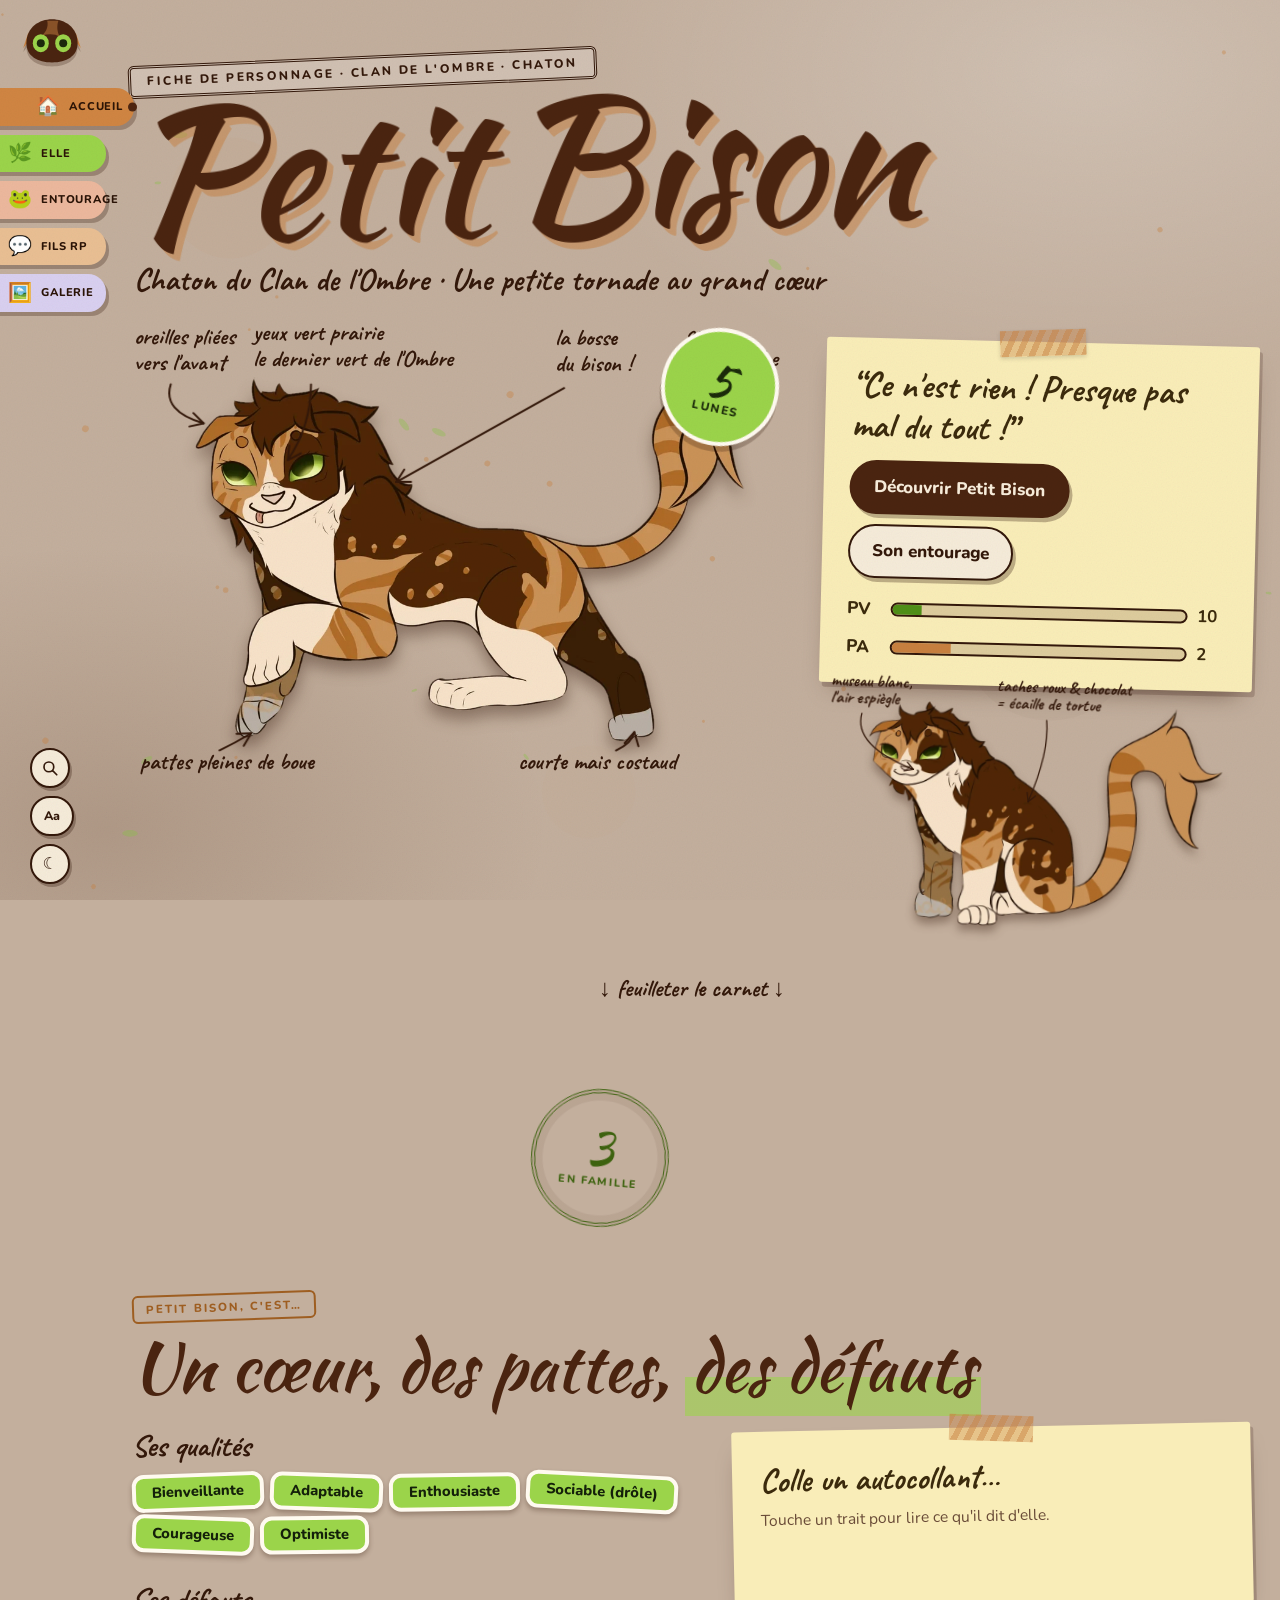
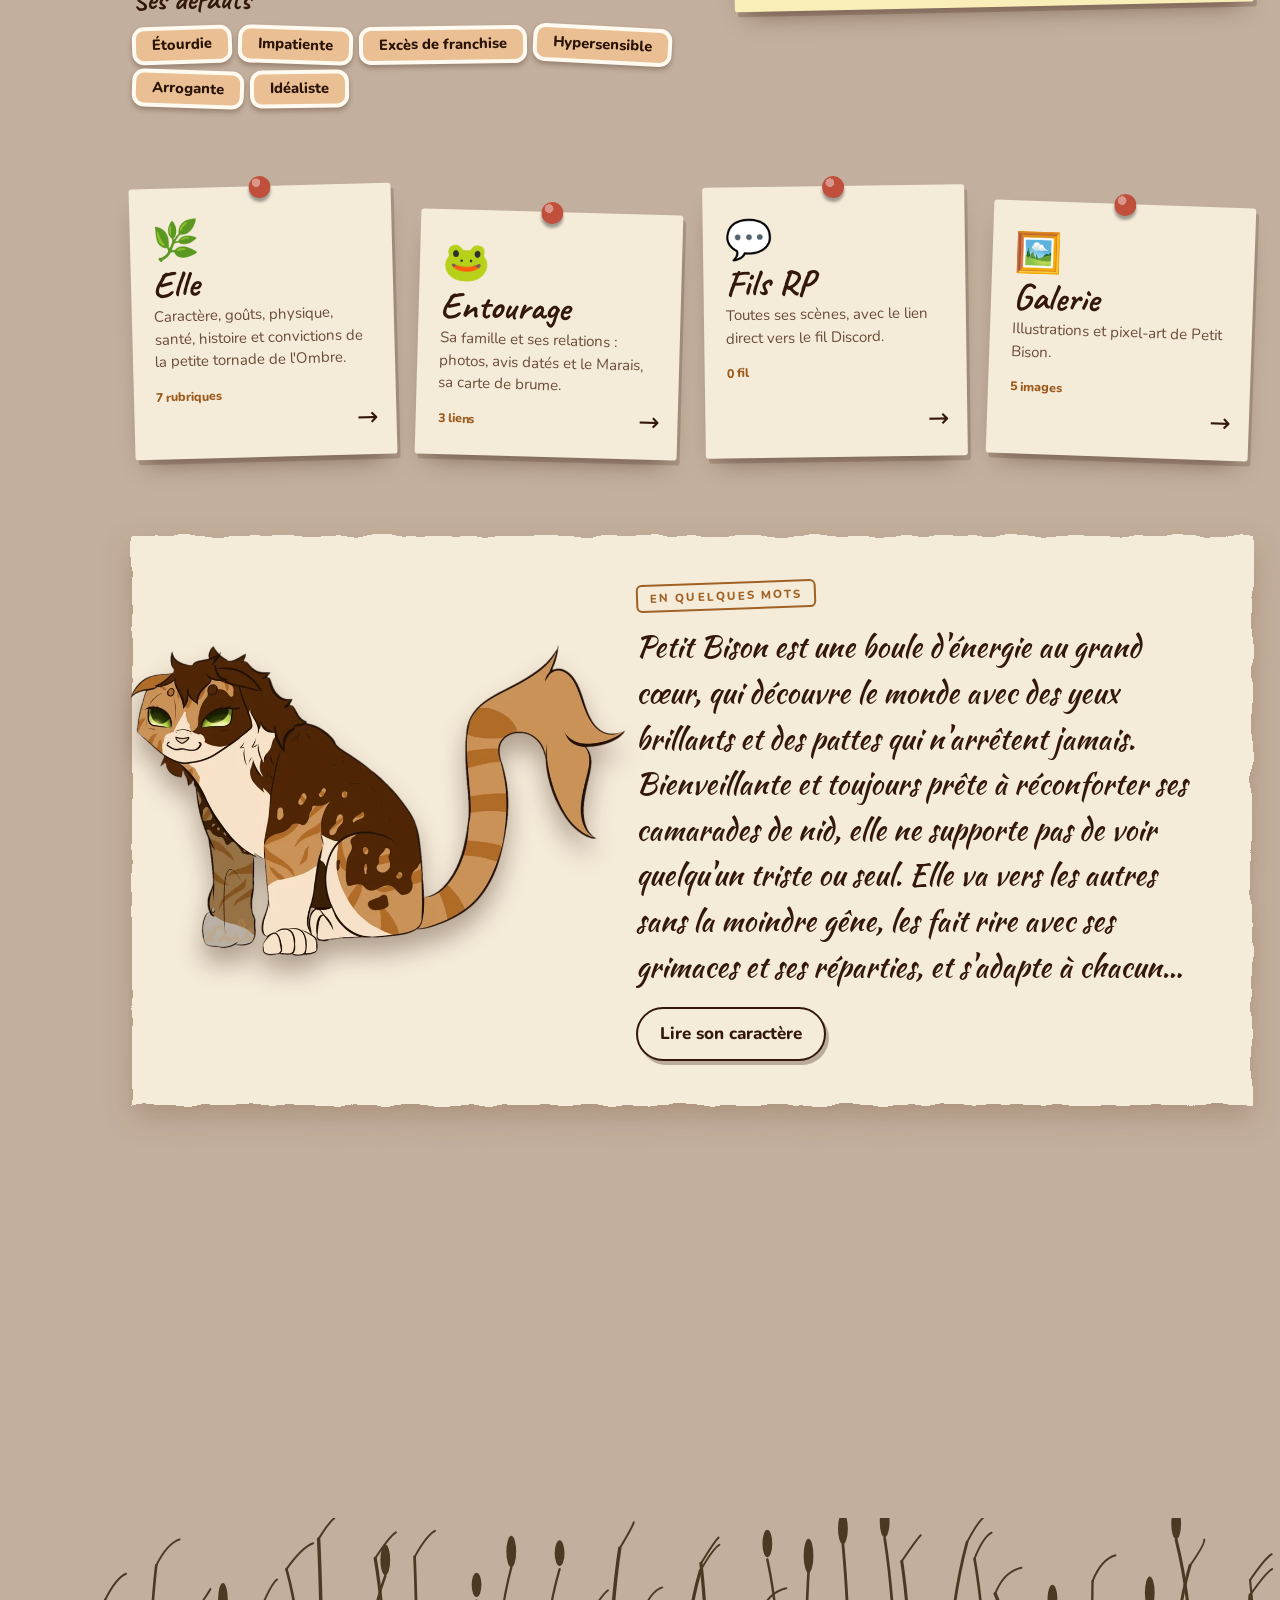
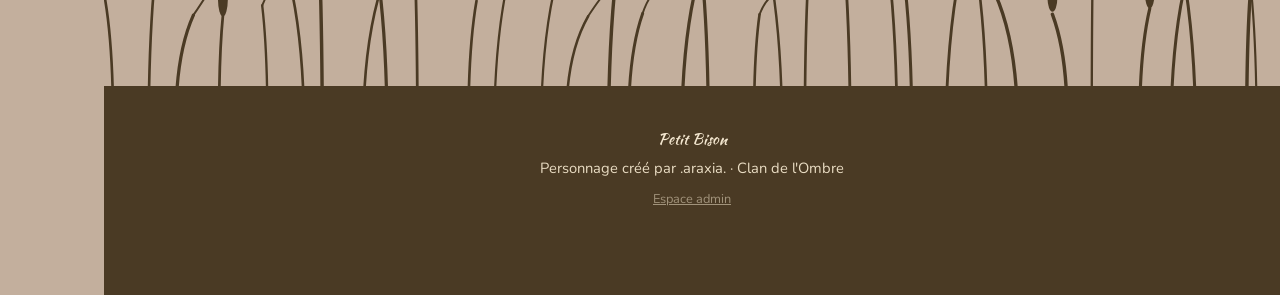
<file: index.html>
<!doctype html>
<html lang="fr">
<head>
  <meta charset="utf-8">
  <meta name="viewport" content="width=device-width, initial-scale=1, viewport-fit=cover">
  <title>Petit Bison — Chaton du Clan de l'Ombre</title>
  <meta name="description" content="Petit Bison, chaton du Clan de l'Ombre : fiche, famille, relations, carnet de santé, histoire, fils RP et galerie.">
  <meta name="theme-color" content="#c3af9d">
  <meta property="og:type" content="website">
  <meta property="og:title" content="Petit Bison — Chaton du Clan de l'Ombre">
  <meta property="og:description" content="Une petite tornade au grand cœur, aux yeux vert prairie.">
  <meta property="og:locale" content="fr_FR">
  <link rel="icon" href="assets/sprite-regard.png" type="image/png">
  <link rel="preload" href="assets/fonts/kaushan.woff2" as="font" type="font/woff2" crossorigin>
  <link rel="preload" href="assets/fonts/caveat.woff2" as="font" type="font/woff2" crossorigin>
  <link rel="preload" href="assets/fonts/nunito.woff2" as="font" type="font/woff2" crossorigin>
  <link rel="preload" as="image" href="assets/bison-saute.webp" fetchpriority="high">
  <link rel="stylesheet" href="css/site.css?v=mw1a0wy9">
  <script>try{var t=localStorage.getItem("pb-theme");if(t)document.documentElement.dataset.theme=t}catch(e){}</script>
</head>
<body>
  <svg width="0" height="0" style="position:absolute" aria-hidden="true" focusable="false">
    <filter id="rough" x="-2%" y="-2%" width="104%" height="104%"><feTurbulence type="fractalNoise" baseFrequency=".03" numOctaves="2" seed="4" result="n"/><feDisplacementMap in="SourceGraphic" in2="n" scale="9" xChannelSelector="R" yChannelSelector="G"/></filter>
  </svg>
  <a class="skip" href="#app">Aller au contenu</a>
  <div class="progress" id="progress" aria-hidden="true"></div>
  <div class="desk" aria-hidden="true"></div>
  <div class="fog" aria-hidden="true"></div><div class="fog b" aria-hidden="true"></div>
  <canvas id="fx" aria-hidden="true"></canvas>
  <div class="glow" aria-hidden="true"></div>

  <header class="nav" id="nav">
    <a class="brand" href="#/" aria-label="Petit Bison, accueil">
      <svg class="brand-mark" viewBox="0 0 40 32" aria-hidden="true">
        <path d="M5 12 2 21l9-11zM35 12l3 9-9-11z" fill="var(--orange)"/>
        <path d="M4 18C4 8 12 3 20 3s16 5 16 15c0 8-7 12-16 12S4 26 4 18z" fill="var(--logo)"/>
        <path d="M17 4c1 4-1 7-3 9 4-1 8-1 11 1-2-3-2-7-1-10z" fill="var(--orange)" opacity=".5"/>
        <ellipse cx="13" cy="18" rx="5" ry="5.6" fill="var(--eye-l)"/><ellipse cx="27" cy="18" rx="5" ry="5.6" fill="var(--eye-l)"/>
        <circle class="pup" cx="13" cy="18" r="2.5"/><circle class="pup" cx="27" cy="18" r="2.5"/>
      </svg>
      <span class="brand-name">Petit Bison</span>
    </a>
    <nav id="menu" aria-label="Navigation principale"></nav>
    <div class="tools">
      <button class="icon-btn" id="search-btn" aria-label="Rechercher (touche /)" title="Rechercher ( / )"><svg viewBox="0 0 24 24" width="18" height="18" aria-hidden="true"><circle cx="10.500" cy="10.500" r="6.500" fill="none" stroke="currentColor" stroke-width="2.200"/><path d="M15.500 15.500 21 21" stroke="currentColor" stroke-width="2.200" stroke-linecap="round"/></svg></button>
      <button class="icon-btn txt" id="fontsize" aria-label="Changer la taille du texte" title="Taille du texte">Aa</button>
      <button class="icon-btn" id="theme" aria-label="Changer d'ambiance (jour / brume)" title="Jour / Brume">☾</button>
      <button class="icon-btn burger" id="burger" aria-label="Menu" aria-expanded="false" aria-controls="volet">☰</button>
    </div>
  </header>
  <div class="volet" id="volet"><nav id="volet-nav" aria-label="Toutes les pages"></nav></div>

  <main id="app" aria-live="polite"><p class="loading">Petit Bison arrive… (en trébuchant)</p></main>

  <footer>
    <svg class="reeds" id="reeds" viewBox="0 0 1200 170" preserveAspectRatio="none" aria-hidden="true"></svg>
    <div class="foot-in">
      <p class="foot-title">Petit Bison</p>
      <p><span id="foot-text">Personnage créé par</span> <span id="credits">.araxia.</span> · Clan de l'Ombre</p>
      <p><a href="admin.html" class="admin-link">Espace admin</a></p>
    </div>
  </footer>

  <button class="up" id="up" aria-label="Remonter en haut de la page">↑</button>
  <div id="mascot" class="mascot" hidden aria-hidden="true"><img alt="" width="111" height="108"></div>

  <div id="lightbox" class="lightbox" hidden role="dialog" aria-modal="true" aria-label="Image agrandie">
    <button class="lb-close" aria-label="Fermer">✕</button>
    <button class="lb-nav prev" aria-label="Précédente">‹</button>
    <figure><img alt=""><figcaption></figcaption></figure>
    <button class="lb-nav next" aria-label="Suivante">›</button>
  </div>

  <dialog id="search" aria-label="Rechercher dans le site">
    <input type="search" id="search-q" placeholder="Une page, un trait, un chat, un fil…" autocomplete="off" aria-label="Rechercher">
    <ul id="search-list" role="listbox"></ul>
    <p class="search-help"><kbd>↑</kbd> <kbd>↓</kbd> choisir · <kbd>Entrée</kbd> ouvrir · <kbd>Échap</kbd> fermer</p>
  </dialog>

  <script src="js/outils.js?v=mw1a0wy9"></script>
  <script src="js/config.js?v=mw1a0wy9"></script>
  <script src="js/content.js?v=mw1a0wy9"></script>
  <script src="js/ambiance.js?v=mw1a0wy9" defer></script>
  <script src="js/liens.js?v=mw1a0wy9" defer></script>
  <script src="js/recits.js?v=mw1a0wy9" defer></script>
  <script src="js/marais.js?v=mw1a0wy9" defer></script>
  <script src="js/site.js?v=mw1a0wy9" defer></script>
</body>
</html>
</file>
<file: css/site.css>
@font-face { font-family: "Kaushan Script"; src: url("../assets/fonts/kaushan.woff2") format("woff2"); font-weight: 400; font-display: swap; }
@font-face { font-family: "Nunito"; src: url("../assets/fonts/nunito.woff2") format("woff2"); font-weight: 200 1000; font-display: swap; }
@font-face { font-family: "Caveat"; src: url("../assets/fonts/caveat.woff2") format("woff2"); font-weight: 400 700; font-display: swap; }

/* ==========================================================================
   Petit Bison — un carnet de chaton posé sur un bureau couleur « fiche d'apparence »
   (taupe), feuilles de papier, post-its, polaroïds, annotations à la main.
   ========================================================================== */
:root {
  --desk: #c3af9d; --bg: #c3af9d; --paper: #f5ebd9; --paper2: #ecdcc2; --sand: #e9d3b0; --peach: #e9bf93; --taupe: #b7a28f;
  --orange: #c8803f; --orange-d: #9c5a1b; --choc: #4a2410; --logo: #4a2410; --ink: #33180a; --soft: #6a4c38;
  --eye: #4f8f17; --eye-l: #9bd44a; --on-primary: #f8eddb; --primary: #4a2410; --line: rgba(74, 36, 16, .16);
  --card: rgba(255, 255, 255, .38); --card-b: rgba(74, 36, 16, .2); --reed: #4a3a24; --pola: #fffaf0; --postit: #f9edb8;
  --shadow: 0 14px 26px -14px rgba(51, 24, 10, .6); --radius: 8px; --bounce: cubic-bezier(.34, 1.56, .64, 1); --ease: cubic-bezier(.2, .8, .2, 1);
  --stripes: repeating-linear-gradient(115deg, var(--orange) 0 7px, transparent 7px 17px);
  --hand: "Caveat", "Segoe Print", cursive; --script: "Kaushan Script", "Brush Script MT", cursive;
  --rail: 104px; --px: 0; --py: 0; color-scheme: light;
}
:root[data-theme="night"] {
  --desk: #17120d; --bg: #17120d; --paper: #2a2219; --paper2: #352b1f; --sand: #3f3322; --peach: #6a4326; --taupe: #5b5040;
  --orange: #e8a05a; --orange-d: #f0b273; --choc: #f3e6cf; --logo: #e6c79c; --ink: #f3e6cf; --soft: #bba98f;
  --eye: #a5e04e; --eye-l: #c7f080; --on-primary: #17140b; --primary: #a5e04e; --line: rgba(243, 230, 207, .16);
  --card: rgba(255, 255, 255, .05); --card-b: rgba(232, 160, 90, .28); --reed: #0a0a06; --pola: #332a1e; --postit: #4a3f22;
  --shadow: 0 16px 30px -14px rgba(0, 0, 0, .9); color-scheme: dark;
}
* { box-sizing: border-box; }
html { scroll-behavior: smooth; scroll-padding-top: 90px; -webkit-text-size-adjust: 100%; }
body { margin: 0; color: var(--ink); background: var(--desk); overflow-x: hidden; font: calc(17px * var(--fs, 1))/1.75 "Nunito", system-ui, sans-serif; transition: background .6s, color .6s; }
body.noscroll, body.menu-open { overflow: hidden; }
h1, h2, h3, .brand-name, blockquote, .big-quote, .foot-title { font-family: var(--script); font-weight: 400; }
a { color: inherit; } img { max-width: 100%; height: auto; } [hidden] { display: none !important; }
button { font: inherit; color: inherit; }
.wrap { width: min(1120px, 100% - 40px); margin-inline: auto; }
::selection { background: var(--eye-l); color: #1c1109; }
.skip { position: absolute; left: -999px; top: 8px; z-index: 300; background: var(--primary); color: var(--on-primary); padding: 8px 14px; border-radius: 99px; }
.skip:focus { left: 12px; }
:focus-visible { outline: 3px solid var(--eye); outline-offset: 3px; border-radius: 6px; }
.murmure { font-size: .88em; opacity: .75; font-style: italic; }
mark { background: linear-gradient(transparent 55%, rgba(155, 212, 74, .6) 55%); color: inherit; padding: 0 2px; }
.center { text-align: center; }
.progress { position: fixed; inset: 0 0 auto; height: 4px; z-index: 120; background: repeating-linear-gradient(115deg, var(--orange) 0 10px, var(--choc) 10px 20px); transform: scaleX(0); transform-origin: left; }

/* ---------- le bureau ---------- */
.desk { position: fixed; inset: 0; z-index: -3; background:
  radial-gradient(ellipse 60% 50% at 85% 8%, rgba(255, 255, 255, .22), transparent 70%),
  radial-gradient(ellipse 50% 45% at 8% 92%, rgba(74, 36, 16, .16), transparent 70%), var(--desk); transition: background .6s; }
.desk::before { content: ""; position: absolute; inset: 0; opacity: .22; background-image:
  radial-gradient(circle at 18% 22%, rgba(200, 128, 63, .18) 0 60px, transparent 61px), radial-gradient(circle at 82% 70%, rgba(74, 36, 16, .13) 0 90px, transparent 91px), radial-gradient(circle at 46% 88%, rgba(200, 128, 63, .12) 0 46px, transparent 47px); }
:root[data-theme="night"] .desk { background: radial-gradient(ellipse 70% 50% at 70% 0, rgba(120, 160, 80, .16), transparent 70%), radial-gradient(ellipse 60% 40% at 10% 100%, rgba(200, 128, 63, .1), transparent 70%), var(--desk); }
:root[data-theme="night"] .desk::before { opacity: .25; }
.fog { position: fixed; left: -20%; right: -20%; bottom: 0; height: 46vh; z-index: -2; pointer-events: none; opacity: 0; transition: opacity .8s; background: radial-gradient(ellipse 40% 50% at 20% 70%, rgba(170, 190, 150, .22), transparent 70%), radial-gradient(ellipse 36% 46% at 62% 80%, rgba(170, 190, 150, .18), transparent 70%), radial-gradient(ellipse 30% 40% at 92% 60%, rgba(170, 190, 150, .16), transparent 70%); animation: fog 38s ease-in-out infinite alternate; }
.fog.b { height: 30vh; animation-duration: 55s; animation-direction: alternate-reverse; opacity: 0; }
:root[data-theme="night"] .fog { opacity: 1; } :root[data-theme="night"] .fog.b { opacity: .8; }
@keyframes fog { to { transform: translateX(9%); } }
#fx { position: fixed; inset: 0; z-index: -1; pointer-events: none; }
.glow { position: fixed; top: 0; left: 0; width: 460px; height: 460px; z-index: -1; pointer-events: none; border-radius: 50%; background: radial-gradient(circle, rgba(155, 212, 74, .2), transparent 65%); opacity: 0; transition: transform .35s var(--ease), opacity .6s; }
:root[data-theme="night"] .glow { opacity: 1; }
body::before { content: ""; position: fixed; inset: 0; z-index: 100; pointer-events: none; opacity: .07; mix-blend-mode: multiply; background-image: url("data:image/svg+xml;utf8,<svg xmlns='http://www.w3.org/2000/svg' width='180' height='180'><filter id='n'><feTurbulence type='fractalNoise' baseFrequency='.8' numOctaves='3'/></filter><rect width='100%' height='100%' filter='url(%23n)'/></svg>"); }
:root[data-theme="night"] body::before { mix-blend-mode: screen; opacity: .05; }

/* ---------- marque-pages (navigation) ---------- */
.nav { position: fixed; z-index: 90; left: 0; top: 0; bottom: 0; width: var(--rail); display: flex; flex-direction: column; align-items: flex-start; gap: 8px; padding: 14px 0 16px; pointer-events: none; }
.nav > * { pointer-events: auto; }
.brand { align-self: center; display: block; margin-bottom: 14px; text-decoration: none; }
.brand-mark { width: 64px; height: 52px; display: block; filter: drop-shadow(0 4px 0 rgba(51, 24, 10, .25)); transition: rotate .4s var(--bounce); }
.brand:hover .brand-mark { rotate: -10deg; }
.brand-mark .pup { fill: #1c2a0c; transform: translate(calc(var(--px) * 2.6px), calc(var(--py) * 2.2px)); }
.brand-name { position: absolute; width: 1px; height: 1px; overflow: hidden; clip-path: inset(50%); white-space: nowrap; }
#menu { display: flex; flex-direction: column; gap: 9px; width: 100%; }
#menu a { --t: var(--orange); display: flex; align-items: center; gap: 8px; width: 140px; white-space: nowrap; margin-left: -34px; padding: 9px 16px 9px 42px; border-radius: 0 18px 18px 0; background: var(--t); color: #2a1306; text-decoration: none; font-weight: 800; font-size: .7rem; letter-spacing: .08em; text-transform: uppercase; box-shadow: 3px 4px 0 rgba(51, 24, 10, .28); transition: margin .35s var(--bounce), filter .2s; }
#menu a:nth-child(1) { --t: var(--orange); } #menu a:nth-child(2) { --t: var(--eye-l); } #menu a:nth-child(3) { --t: #ecb89d; } #menu a:nth-child(4) { --t: var(--peach); } #menu a:nth-child(5) { --t: #d9d0f0; }
#menu a .ti { font-size: 1.2rem; line-height: 1; }
#menu a:hover, #menu a.on { margin-left: -6px; filter: brightness(1.04); }
#menu a.on::after { content: ""; position: absolute; right: -3px; top: 50%; translate: 0 -50%; width: 9px; height: 9px; border-radius: 50%; background: var(--choc); }
#menu a { position: relative; }
.tools { margin-top: auto; align-self: center; display: flex; flex-direction: column; gap: 8px; }
.icon-btn { width: 40px; height: 40px; display: grid; place-items: center; border-radius: 50%; border: 2px solid var(--ink); background: var(--paper); cursor: pointer; font-size: 1.05rem; box-shadow: 2px 3px 0 rgba(51, 24, 10, .3); transition: .3s var(--bounce); }
.icon-btn:hover { translate: 0 -3px; rotate: 10deg; background: var(--eye-l); color: #14200a; }
.icon-btn.txt { width: 40px; font-size: .74rem; font-weight: 800; padding: 0; }
.burger { display: none; }
.sous { display: none !important; }
.volet { position: fixed; inset: 0; z-index: 85; padding: 90px 28px 40px; overflow-y: auto; background: var(--desk); opacity: 0; pointer-events: none; transition: opacity .3s; }
.menu-open .volet { opacity: 1; pointer-events: auto; }
.v-sec { margin-bottom: 18px; display: flex; flex-wrap: wrap; gap: 4px 16px; align-items: baseline; }
.v-sec a { text-decoration: none; color: var(--soft); font-weight: 700; }
.v-sec .v-main { flex-basis: 100%; font: 400 2.6rem/1.2 var(--script); color: var(--ink); }

/* ---------- transitions ---------- */
main#app { margin-left: var(--rail); min-height: 80vh; transition: opacity .18s, translate .18s; }
#app.leave { opacity: 0; translate: 0 10px; }
#app.enter { animation: pageIn .6s var(--ease); }
@keyframes pageIn { from { opacity: 0; translate: 0 18px; } }
.loading { text-align: center; padding: 40vh 20px 0; color: var(--ink); font: 700 1.6rem var(--hand); }
.rv { opacity: 0; translate: 0 26px; transition: opacity .7s var(--ease), translate .7s var(--ease); transition-delay: calc(var(--i, 0) * 70ms); }
.rv.in { opacity: 1; translate: 0 0; }

/* ---------- briques ---------- */
.btn { display: inline-flex; align-items: center; gap: 8px; font-weight: 800; padding: 10px 22px; border-radius: 99px; border: 2.5px solid var(--ink); background: transparent; color: var(--ink); cursor: pointer; text-decoration: none; box-shadow: 3px 4px 0 rgba(51, 24, 10, .3); transition: .25s var(--bounce); }
.btn:hover { translate: 0 -3px; box-shadow: 4px 7px 0 rgba(51, 24, 10, .3); }
.btn:active { translate: 2px 2px; box-shadow: 1px 1px 0 rgba(51, 24, 10, .3); }
.btn.primary { background: var(--primary); border-color: var(--primary); color: var(--on-primary); }
.btn.ghost { background: var(--paper); }
.btn.small { padding: 5px 15px; font-size: .84rem; box-shadow: 2px 3px 0 rgba(51, 24, 10, .25); }
.btn.discord { background: #5865f2; border-color: #3f49c4; color: #fff; margin-top: 10px; }
.btn.discord svg { width: 20px; height: 20px; fill: currentColor; }
.kicker { display: inline-block; font-weight: 800; font-size: .72rem; letter-spacing: .18em; text-transform: uppercase; color: var(--orange-d); padding: 2px 12px; border: 2.5px solid currentColor; border-radius: 6px; rotate: -2deg; opacity: .95; }
.muted { color: var(--soft); font-size: .9rem; }
.tag { display: inline-block; font-size: .74rem; font-weight: 800; padding: 2px 12px; border-radius: 99px; background: var(--primary); color: var(--on-primary); text-decoration: none; }
.tag.soft { background: var(--sand); color: var(--ink); }
:root[data-theme="night"] .tag.soft { background: rgba(232, 160, 90, .18); }
a.tag.soft:hover { background: var(--eye-l); color: #14200a; }
.tag.pj { background: var(--eye-l); color: #14200a; }
.tag.alive { background: rgba(90, 154, 31, .2); color: var(--eye); } .tag.dead { background: rgba(122, 90, 68, .25); color: var(--soft); } .tag.live { background: var(--orange); color: #2a1306; }
.chips { display: flex; flex-wrap: wrap; gap: 6px; margin: 8px 0; }
.empty { text-align: center; color: var(--soft); padding: 50px 0; font: 700 1.5rem var(--hand); }
.tape { position: absolute; top: -12px; left: 50%; width: 86px; height: 26px; translate: -50% 0; rotate: -3deg; z-index: 2; background: repeating-linear-gradient(115deg, rgba(200, 128, 63, .65) 0 6px, rgba(200, 128, 63, .38) 6px 12px); box-shadow: 0 2px 4px rgba(0, 0, 0, .14); }
.tilt { position: relative; }
.flash { animation: flash 1.4s ease-out; } @keyframes flash { 0%, 30% { box-shadow: 0 0 0 6px rgba(155, 212, 74, .5); } }

/* ---------- accueil : la feuille de personnage annotée ---------- */
.poster { position: relative; width: min(1240px, 100% - 48px); margin: 0 auto; padding: 56px 0 30px; }
.poster-top { position: relative; z-index: 3; }
.stamp-k { display: inline-block; padding: 3px 16px; border: 3px double var(--ink); border-radius: 6px; rotate: -2.5deg; font-weight: 800; font-size: .76rem; letter-spacing: .2em; text-transform: uppercase; background: rgba(255, 255, 255, .22); }
.poster-title { margin: 6px 0 0; font-size: clamp(4.4rem, 14.5vw, 11.5rem); line-height: .88; color: var(--choc); text-shadow: 6px 7px 0 rgba(200, 128, 63, .5); rotate: -1.6deg; transform-origin: left; letter-spacing: -.01em; }
:root[data-theme="night"] .poster-title { text-shadow: 0 0 46px rgba(165, 224, 78, .35); }
.poster-title .w { display: inline-block; white-space: nowrap; margin-right: .12em; }
.poster-title .ch { display: inline-block; opacity: 0; translate: 0 50px; rotate: -10deg; animation: pop .8s var(--bounce) forwards; animation-delay: calc(var(--n) * 60ms + .15s); transition: translate .3s var(--bounce), rotate .3s var(--bounce); }
.poster-title .ch:hover { translate: 0 -14px; rotate: 6deg; }
@keyframes pop { to { opacity: 1; translate: 0 0; rotate: 0deg; } }
.poster-sub { margin: 4px 0 0 6px; font: 700 clamp(1.4rem, 2.6vw, 2rem)/1.2 var(--hand); color: var(--ink); max-width: 700px; }
.poster-stage { position: relative; display: grid; grid-template-columns: minmax(0, 1.55fr) minmax(0, 1fr); grid-template-areas: "a card" "a b"; gap: 0 24px; margin-top: 16px; }
.pose { margin: 0; position: relative; }
.pose svg { display: block; width: 100%; height: auto; overflow: visible; }
.pose img { display: block; }
.pose-a { grid-area: a; } .pose-b { grid-area: b; rotate: 2deg; margin-top: -10px; }
.pose .cutout { filter: drop-shadow(0 16px 12px rgba(51, 24, 10, .38)); animation: bobpose 6s ease-in-out infinite; }
.pose-b .cutout { animation-delay: -2.5s; }
@keyframes bobpose { 50% { transform: translateY(-8px); } }
.anns text { font: 700 38px var(--hand); fill: var(--ink); }
.pose-b .anns text { font-size: 44px; }
.anns .ann path { fill: none; stroke: var(--ink); stroke-width: 3.2; stroke-linecap: round; stroke-linejoin: round; stroke-dasharray: 1; stroke-dashoffset: 1; animation: draw .9s ease-out forwards; animation-delay: calc(var(--d) + .5s); }
.anns .ann text { opacity: 0; animation: fadein .6s forwards; animation-delay: calc(var(--d) + .3s); }
@keyframes draw { to { stroke-dashoffset: 0; } } @keyframes fadein { to { opacity: 1; } }
.sticker { position: absolute; right: 3%; top: 2%; width: 118px; height: 118px; border-radius: 50%; display: grid; place-content: center; text-align: center; line-height: 1; rotate: 12deg; background: var(--eye-l); color: #1b2a0a; font-weight: 800; font-size: .74rem; letter-spacing: .14em; text-transform: uppercase; border: 4px solid #fffaf0; box-shadow: 0 6px 0 rgba(51, 24, 10, .25); animation: wob 5s ease-in-out infinite; }
.sticker b { font: 400 2.9rem/1 var(--script); }
@keyframes wob { 50% { rotate: 5deg; scale: 1.06; } }
.poster-card { grid-area: card; position: relative; align-self: start; margin-top: 26px; padding: 26px 26px 22px; background: var(--postit); color: #3b2a0c; border-radius: 3px; rotate: 1.4deg; box-shadow: 3px 5px 0 rgba(51, 24, 10, .2), var(--shadow); }
:root[data-theme="night"] .poster-card { color: var(--ink); }
.poster-card blockquote { margin: 0 0 14px; padding: 0; border: 0; font: 700 clamp(1.7rem, 2.8vw, 2.4rem)/1.15 var(--hand); }
.poster-card .cta { display: flex; gap: 10px; flex-wrap: wrap; margin: 10px 0 16px; }
.stats { display: grid; gap: 8px; }
.stat { display: grid; grid-template-columns: 34px 1fr 30px; align-items: center; gap: 10px; font-weight: 800; }
.stat .bar { height: 14px; border-radius: 99px; background: rgba(74, 36, 16, .16); overflow: hidden; border: 2px solid var(--ink); }
.stat .bar i { display: block; height: 100%; width: 0; background: var(--eye); transition: width 1.4s var(--ease) .3s; } .stat.pa .bar i { background: var(--orange); } .stat.in .bar i { width: var(--w); }
.scroll-hint { display: block; text-align: center; margin: 20px 0 0; text-decoration: none; font: 700 1.5rem var(--hand); animation: bob 2s ease-in-out infinite; }
@keyframes bob { 50% { translate: 0 6px; } }
.stamps { display: flex; flex-wrap: wrap; justify-content: center; gap: 26px 46px; margin-block: 56px 64px; }
.stamp { width: 138px; height: 138px; border-radius: 50%; display: grid; place-content: center; text-align: center; border: 4px double var(--choc); color: var(--choc); rotate: var(--r, -6deg); mix-blend-mode: multiply; background: radial-gradient(circle, transparent 62%, rgba(74, 36, 16, .07) 63%); }
:root[data-theme="night"] .stamp { mix-blend-mode: normal; border-color: var(--orange); color: var(--orange); }
.stamp:nth-child(2) { --r: 5deg; color: var(--eye); border-color: var(--eye); } .stamp:nth-child(4) { --r: 8deg; color: var(--orange-d); border-color: var(--orange-d); }
.stamp b { font: 400 3rem/1 var(--script); } .stamp span { font-weight: 800; font-size: .68rem; letter-spacing: .16em; text-transform: uppercase; }
.h-big { font-size: clamp(2.4rem, 5.6vw, 4.2rem); line-height: 1.1; margin: 10px 0 22px; color: var(--choc); }
.h-big em { font-style: normal; background: linear-gradient(transparent 60%, rgba(155, 212, 74, .6) 60%); padding: 0 6px; }
.traits { margin-bottom: 70px; }
.trait-box { display: grid; grid-template-columns: 1.1fr 1fr; gap: 30px; align-items: start; }
.trait-cols { display: grid; gap: 18px; }
.trait-cols h3 { margin: 0 0 6px; font: 700 1.9rem var(--hand); }
.chip { border: 4px solid #fffaf0; background: var(--eye-l); color: #14200a; border-radius: 12px; padding: 2px 16px; font-weight: 800; font-size: .92rem; cursor: pointer; box-shadow: 0 3px 5px rgba(51, 24, 10, .3); transition: .25s var(--bounce); rotate: var(--r, -2deg); }
.chip:nth-child(3n+2) { --r: 2deg; } .chip:nth-child(3n) { --r: -.8deg; } .chip:nth-child(4n) { --r: 3deg; }
.chip.flaw { background: var(--peach); color: #2a1306; }
.chip:hover { translate: 0 -4px; rotate: 0deg; } .chip.on { outline: 3px solid var(--ink); outline-offset: 2px; scale: 1.08; }
.trait-panel { position: relative; padding: 28px 28px 24px; min-height: 180px; background: var(--postit); color: #3b2a0c; rotate: -1.2deg; border-radius: 3px; box-shadow: 3px 5px 0 rgba(51, 24, 10, .2), var(--shadow); }
:root[data-theme="night"] .trait-panel { color: var(--ink); }
.trait-panel::before { content: ""; position: absolute; top: -12px; left: 50%; width: 84px; height: 26px; translate: -50% 0; rotate: 3deg; background: repeating-linear-gradient(115deg, rgba(200, 128, 63, .65) 0 6px, rgba(200, 128, 63, .38) 6px 12px); }
.trait-panel h3 { margin: 0 0 6px; font: 700 2.1rem var(--hand); } .trait-panel p { margin: 0; font-size: .98rem; } .trait-panel.pop { animation: pageIn .45s var(--ease); }
.portals { display: grid; grid-template-columns: repeat(4, minmax(0, 1fr)); gap: 24px; margin-block: 70px 80px; }
.portal { position: relative; display: block; padding: 34px 22px 22px; background: var(--paper); border-radius: 3px; text-decoration: none; box-shadow: 3px 5px 0 rgba(51, 24, 10, .18), var(--shadow); rotate: var(--r, -1.5deg); transition: .3s var(--bounce); }
.portal:nth-child(2) { --r: 1.6deg; margin-top: 26px; } .portal:nth-child(3) { --r: -.8deg; } .portal:nth-child(4) { --r: 2deg; margin-top: 18px; }
.portal:hover { rotate: 0deg; translate: 0 -8px; }
.portal::before { content: ""; position: absolute; top: -10px; left: 50%; translate: -50% 0; width: 22px; height: 22px; border-radius: 50%; background: radial-gradient(circle at 35% 30%, #fff6 0 20%, transparent 21%), #c0503c; box-shadow: 0 4px 3px rgba(0, 0, 0, .35); }
.portal h2 { margin: 6px 0 2px; font: 700 2.3rem/1 var(--hand); } .portal p { margin: 0 0 8px; color: var(--soft); font-size: .94rem; line-height: 1.5; }
.portal em { font-style: normal; font-weight: 800; font-size: .78rem; color: var(--orange-d); }
.p-ico { font-size: 2.4rem; line-height: 1; display: block; margin-bottom: 4px; }
.arrow { position: absolute; right: 18px; bottom: 14px; font-size: 1.6rem; transition: translate .3s var(--ease); } .portal:hover .arrow { translate: 8px 0; }
.scrap { position: relative; isolation: isolate; padding: 44px 48px; }
.scrap::before { content: ""; position: absolute; inset: 0; z-index: -1; background: var(--paper); filter: url(#rough) drop-shadow(0 12px 14px rgba(51, 24, 10, .3)); }
.manifesto { display: grid; grid-template-columns: .85fr 1.15fr; gap: 36px; align-items: center; margin-bottom: 80px; }
.manifesto .sit { width: 118%; max-width: none; margin: -80px 0 -40px -12%; filter: drop-shadow(0 16px 12px rgba(51, 24, 10, .35)); }
.manifesto:not(:has(.sit)) { grid-template-columns: 1fr; }
.big-quote { font-size: clamp(1.3rem, 2.3vw, 1.85rem); line-height: 1.55; margin: 14px 0 18px; display: -webkit-box; -webkit-line-clamp: 8; -webkit-box-orient: vertical; overflow: hidden; color: var(--ink); }
.home-duo { display: grid; grid-template-columns: 1fr 1fr; gap: 34px; margin-bottom: 90px; }
.home-duo > div { padding: 30px 30px 26px; background: var(--paper); border-radius: 3px; box-shadow: 3px 5px 0 rgba(51, 24, 10, .18), var(--shadow); position: relative; }
.home-duo > div:nth-child(1) { rotate: -.8deg; } .home-duo > div:nth-child(2) { rotate: .9deg; background: repeating-linear-gradient(transparent 0 33px, rgba(70, 100, 170, .28) 33px 34px) 0 14px, var(--paper); }
.faces { display: flex; flex-wrap: wrap; gap: 12px; margin: 16px 0; } .faces a { transition: .3s var(--bounce); } .faces a:hover { translate: 0 -6px; rotate: -6deg; }
.more { font: 700 1.5rem var(--hand); text-decoration: none; color: var(--orange-d); }
.mini-fils { list-style: none; padding: 0; margin: 12px 0; display: grid; gap: 4px; font: 700 1.5rem/34px var(--hand); } .mini-fils a { text-decoration: underline wavy var(--orange); text-underline-offset: 5px; }
.status { font: 800 .74rem "Nunito"; padding: 2px 12px; border-radius: 99px; background: var(--sand); color: var(--ink); } .status.live { background: var(--eye-l); color: #14200a; }

/* ---------- les feuilles (pages) ---------- */
.page { position: relative; isolation: isolate; width: min(1040px, calc(100% - 56px)); margin: 100px auto 90px; padding: 64px 56px 76px 84px; }
.page::before { content: ""; position: absolute; inset: 0; z-index: -2; background: var(--paper); filter: url(#rough) drop-shadow(0 18px 22px rgba(51, 24, 10, .38)); }
.page::after { content: ""; position: absolute; z-index: -1; top: 0; bottom: 0; left: 52px; width: 3px; background: rgba(192, 80, 60, .3); box-shadow: 6px 0 0 rgba(192, 80, 60, .16); }
.holes { position: absolute; z-index: -1; left: 16px; top: 0; bottom: 0; width: 22px; background: radial-gradient(circle 9px at 11px 22%, var(--desk) 0 8px, transparent 9px), radial-gradient(circle 9px at 11px 50%, var(--desk) 0 8px, transparent 9px), radial-gradient(circle 9px at 11px 78%, var(--desk) 0 8px, transparent 9px); }
.dividers { position: absolute; z-index: 1; left: 84px; right: 20px; top: -36px; display: flex; gap: 5px; overflow-x: auto; scrollbar-width: none; align-items: flex-end; padding-top: 4px; }
.dividers a { flex: none; padding: 7px 16px 6px; border-radius: 12px 12px 0 0; text-decoration: none; font-weight: 800; font-size: .8rem; letter-spacing: .04em; background: var(--sand); color: var(--ink); box-shadow: inset 0 -5px 4px -4px rgba(51, 24, 10, .3); transition: .25s var(--bounce); }
.dividers a:nth-child(3n+1) { background: var(--peach); } .dividers a:nth-child(3n+2) { background: #d4e6a6; } :root[data-theme="night"] .dividers a:nth-child(3n+2) { background: #51602f; } :root[data-theme="night"] .dividers a:nth-child(3n+1) { background: #6a4a2a; }
.dividers a:hover { translate: 0 -4px; }
.dividers a.on { background: var(--paper); box-shadow: none; padding-bottom: 12px; margin-bottom: -4px; font-size: .86rem; }
.page-head { margin-bottom: 26px; max-width: 800px; }
.page-head h1 { display: inline-block; margin: 8px 0 0; font-size: clamp(3rem, 8vw, 5.8rem); line-height: 1.05; color: var(--choc); padding-bottom: 12px; background: url("data:image/svg+xml;utf8,<svg xmlns='http://www.w3.org/2000/svg' width='60' height='12'><path d='M0 6 Q7.500 0 15 6 T30 6 T45 6 T60 6' fill='none' stroke='%23c8803f' stroke-width='4' stroke-linecap='round'/></svg>") left bottom/60px 12px repeat-x; text-shadow: 3px 3px 0 rgba(200, 128, 63, .3); }
.lead { color: var(--soft); font: 700 1.55rem/1.25 var(--hand); margin: 8px 0 0; max-width: 640px; }
.vues { display: flex; flex-wrap: wrap; gap: 8px; margin: 18px 0 26px; }
.vues a { text-decoration: none; padding: 5px 18px; border-radius: 99px; font-weight: 800; font-size: .86rem; border: 2.5px solid var(--ink); background: transparent; transition: .25s var(--bounce); }
.vues a:hover { translate: 0 -2px; background: var(--sand); } .vues a.on { background: var(--primary); color: var(--on-primary); border-color: var(--primary); }
.sub-h { display: inline-block; margin: 52px 0 18px; padding: 0 12px; font-size: 2.3rem; line-height: 1.25; color: var(--choc); background: linear-gradient(transparent 60%, rgba(155, 212, 74, .55) 60%); rotate: -1deg; }
.prose { max-width: 760px; } .prose p { margin: 0 0 18px; font-size: 1.04rem; line-height: 1.85; }
.grid { display: grid; grid-template-columns: repeat(auto-fill, minmax(290px, 1fr)); gap: 30px 24px; padding-top: 10px; }
.card { position: relative; padding: 28px 24px 22px; background: var(--paper2); border-radius: 3px; box-shadow: 2px 4px 0 rgba(51, 24, 10, .16), 0 12px 18px -12px rgba(51, 24, 10, .5); rotate: var(--r, 0deg); transition: rotate .3s var(--bounce), scale .3s var(--bounce), translate .7s var(--ease), opacity .7s var(--ease); }
.grid > .card:nth-child(3n+1) { --r: -1deg; } .grid > .card:nth-child(3n+2) { --r: .7deg; } .grid > .card:nth-child(3n) { --r: -.4deg; }
.card:hover { rotate: 0deg; scale: 1.02; z-index: 2; }
.card::before { content: ""; position: absolute; top: -11px; left: 50%; width: 74px; height: 22px; translate: -50% 0; rotate: -2deg; background: repeating-linear-gradient(115deg, rgba(200, 128, 63, .6) 0 6px, rgba(200, 128, 63, .34) 6px 12px); box-shadow: 0 2px 3px rgba(0, 0, 0, .12); }
.card.good { background: #e2efc0; } .card.flaw { background: #f8dcb6; }
:root[data-theme="night"] .card.good { background: #38452a; } :root[data-theme="night"] .card.flaw { background: #4d3722; }
.card.good::before { background: repeating-linear-gradient(115deg, rgba(79, 143, 23, .55) 0 6px, rgba(79, 143, 23, .3) 6px 12px); }
.card h3 { margin: 4px 0 8px; font: 700 2rem/1.05 var(--hand); padding-right: 34px; }
.card p { margin: 0; font-size: .96rem; line-height: 1.68; color: var(--soft); }
.list { max-width: 760px; margin: 12px 0; }
.facts { display: grid; grid-template-columns: repeat(auto-fit, minmax(250px, 1fr)); gap: 8px 36px; margin: 0; }
.facts div { display: flex; justify-content: space-between; align-items: baseline; gap: 12px; padding: 8px 2px 4px; border-bottom: 2.5px dotted var(--soft); }
.facts dt { font-size: .7rem; letter-spacing: .16em; text-transform: uppercase; font-weight: 800; color: var(--orange-d); }
.facts dd { margin: 0; text-align: right; font: 700 1.6rem/1.1 var(--hand); color: var(--choc); }
.names { list-style: none; padding: 0; margin: 0; display: grid; grid-template-columns: repeat(auto-fit, minmax(250px, 1fr)); gap: 18px; }
.names li { padding: 20px 26px 18px 54px; background: var(--paper2); clip-path: polygon(0 0, calc(100% - 26px) 0, 100% 50%, calc(100% - 26px) 100%, 0 100%); -webkit-mask: radial-gradient(circle 8px at 24px 50%, #0000 97%, #000); mask: radial-gradient(circle 8px at 24px 50%, #0000 97%, #000); }
.names .step { display: inline-block; font-size: .68rem; font-weight: 800; letter-spacing: .16em; text-transform: uppercase; color: var(--orange-d); }
.names strong { display: block; margin: 2px 0 4px; font: 400 1.9rem/1.15 var(--script); }
.names p { margin: 0; color: var(--soft); font-size: .9rem; line-height: 1.55; }
.timeline { list-style: none; margin: 30px 0; padding: 0 0 0 40px; max-width: 800px; position: relative; }
.timeline::before { content: ""; position: absolute; left: 15px; top: 8px; bottom: 8px; border-left: 5px dotted var(--orange); }
.timeline li { position: relative; margin-bottom: 22px; }
.timeline .dot { position: absolute; left: -40px; top: 4px; width: 32px; height: 32px; border-radius: 50%; background: var(--primary); color: var(--on-primary); display: grid; place-items: center; font-weight: 800; font-size: .8rem; }
.timeline p { margin: 0; padding: 14px 20px; border-radius: 4px; background: var(--card); border: 1.5px solid var(--card-b); }
.phases { padding-left: 54px; } .phases::before { left: 28px; }
.phases .dot.age { width: 58px; height: 58px; left: -54px; top: 0; line-height: 1; font-size: 1.15rem; text-align: center; }
.phases .dot small { display: block; font-size: .55rem; text-transform: uppercase; letter-spacing: .08em; }
.phase { padding: 16px 20px; border-radius: 4px; background: var(--card); border: 1.5px solid var(--card-b); } .phase p { padding: 0; border: 0; background: none; margin: 6px 0 0; }
.phase-top { display: flex; gap: 10px; align-items: center; }

/* ---------- responsive ---------- */
@media (max-width: 1000px) {
  :root { --rail: 0px; }
  .nav { inset: 0 0 auto; width: 100%; height: 58px; flex-direction: row; align-items: center; padding: 6px 14px; gap: 10px; background: var(--paper); border-bottom: 3px solid var(--ink); pointer-events: auto; }
  .brand { display: flex; align-items: center; gap: 8px; margin: 0; align-self: auto; margin-right: auto; } .brand-mark { width: 40px; height: 32px; }
  .brand-name { position: static; width: auto; height: auto; clip-path: none; font-size: 1.6rem; line-height: 1; }
  #menu { display: none; } .tools { margin: 0; flex-direction: row; } .icon-btn { width: 36px; height: 36px; } .burger { display: grid; }
  main#app { margin-left: 0; padding-top: 58px; }
  .poster-stage { grid-template-columns: 1fr; grid-template-areas: "a" "card" "b"; margin-top: 0; } .pose-b { margin-top: 20px; }
  .trait-box, .manifesto, .home-duo { grid-template-columns: 1fr; } .portals { grid-template-columns: repeat(2, 1fr); }
  .manifesto .sit { width: 70%; margin: -50px auto -20px; display: block; }
  .page { width: calc(100% - 28px); padding: 46px 22px 60px 34px; margin-top: 64px; } .page::after { left: 20px; } .holes { display: none; }
  .dividers { left: 22px; right: 10px; top: -34px; }
}
@media (max-width: 640px) { .anns { display: none; } .portals { grid-template-columns: 1fr; } .portal:nth-child(n) { margin-top: 0; } .scrap { padding: 28px 22px; } .poster-title { font-size: clamp(3.6rem, 19vw, 6rem); } }
@media (prefers-reduced-motion: reduce) {
  *, *::before, *::after { animation: none !important; transition: none !important; scroll-behavior: auto !important; }
  .rv, .poster-title .ch { opacity: 1; translate: none; rotate: none; } .anns .ann path { stroke-dashoffset: 0; } .anns .ann text { opacity: 1; }
}

/* ---------- entourage ---------- */
.legend { display: flex; flex-wrap: wrap; gap: 6px 22px; margin-bottom: 16px; font-size: .85rem; color: var(--soft); }
.lg { display: inline-flex; align-items: center; gap: 6px; }
.filters { display: flex; flex-wrap: wrap; gap: 10px; margin-bottom: 26px; }
.filters input, .filters select { font: inherit; font-size: .92rem; padding: 9px 18px; border-radius: 99px; border: 1.5px solid var(--card-b); background: var(--card); color: var(--ink); }
.filters input { flex: 1; min-width: 220px; }
.filters option { background: var(--paper); color: var(--ink); }
.h { font-size: .95rem; font-style: normal; } .h.s { margin-left: 3px; }
.appr { display: inline-flex; align-items: center; gap: 1px; }
.trend { font-weight: 800; font-size: .85rem; } .trend.up { color: var(--eye); } .trend.down { color: #c0503c; } .trend.flat { color: var(--soft); }
.rel-foot { display: flex; gap: 8px; align-items: center; flex-wrap: wrap; }
.avatar { flex: none; width: 74px; height: 74px; border-radius: 50%; overflow: hidden; display: grid; place-items: center; border: 3px solid var(--orange); background: var(--sand); position: relative; }
.avatar img { width: 100%; height: 100%; object-fit: cover; }
.avatar.mono { background: hsl(var(--hue) 38% 62%); color: #fff; font: 400 1.7rem "Kaushan Script", cursive; }
.avatar.sm { width: 38px; height: 38px; font-size: 1rem; border-width: 2px; } .avatar.md { width: 92px; height: 92px; font-size: 2rem; }
.avatar.xl { width: 100%; max-width: 300px; height: auto; aspect-ratio: 1; border-radius: 10px; border: 0; font-size: 6rem; }
.avatar.ph { width: 100%; height: auto; aspect-ratio: 1; border-radius: 8px; border: 0; font-size: 4rem; }
.avatar img.px { image-rendering: pixelated; object-fit: contain; padding: 8px; }
.avatar.dead { filter: grayscale(.9) sepia(.25); } .is-dead .appr { opacity: .6; }
.polas { display: grid; grid-template-columns: repeat(auto-fill, minmax(210px, 1fr)); gap: 26px 22px; padding-top: 8px; }
.polaroid { display: block; padding: 14px 14px 10px; border-radius: 6px; background: var(--paper); text-decoration: none; box-shadow: var(--shadow); border: 1px solid var(--line); transform: perspective(900px) rotate(var(--r, 0deg)) rotateX(var(--rx, 0deg)) rotateY(var(--ry, 0deg)); }
.polaroid:hover { --r: 0deg; z-index: 2; }
.pol-body { padding: 10px 2px 4px; } .pol-body h3 { margin: 0; font-size: 1.55rem; line-height: 1.15; } .pol-body p { margin: 0 0 6px; }
.tree { display: grid; gap: 10px; }
.tier { position: relative; padding-top: 10px; } .tier + .tier::before { content: ""; position: absolute; left: 50%; top: -14px; height: 26px; width: 4px; border-radius: 3px; background: var(--stripes); opacity: .6; }
.tier-t { text-align: center; font-size: 1.4rem; margin: 0 0 12px; color: var(--soft); }
.tier-row { display: flex; flex-wrap: wrap; gap: 16px; justify-content: center; }
.fnode { width: 180px; display: flex; flex-direction: column; align-items: center; gap: 2px; text-align: center; padding: 16px 12px; border-radius: 20px; text-decoration: none; background: var(--card); border: 1.5px solid var(--card-b); box-shadow: var(--shadow); }
.fnode strong { font: 400 1.35rem/1.15 "Kaushan Script", cursive; margin-top: 6px; }
.fnode.me { border: 2px solid var(--eye); background: rgba(155, 212, 74, .13); }
.back { display: inline-block; text-decoration: none; font-weight: 800; margin-bottom: 18px; color: var(--soft); }
.fiche { display: grid; grid-template-columns: 300px 1fr; gap: 40px; align-items: center; margin-bottom: 10px; }
.big-pola { position: relative; margin: 0; padding: 16px 16px 12px; background: var(--paper); border-radius: 6px; box-shadow: var(--shadow); rotate: -2.5deg; border: 1px solid var(--line); }
.big-pola figcaption { text-align: center; font: 400 1.5rem/1.3 "Kaushan Script", cursive; padding-top: 8px; } .big-pola.is-dead figcaption::after { content: " 🕊"; }
.zoom { display: block; width: 100%; padding: 0; border: 0; background: none; cursor: zoom-in; }
.fiche-txt h1 { margin: 4px 0; font-size: clamp(2.6rem, 6vw, 4.4rem); line-height: 1.05; }
.avis-now { display: flex; align-items: center; gap: 12px; flex-wrap: wrap; margin: 10px 0; } .avis-now > span:first-child { font-size: .72rem; letter-spacing: .14em; text-transform: uppercase; font-weight: 800; color: var(--soft); } .avis-now em { font-style: normal; font-weight: 700; }
.notes { padding: 12px 18px; border-left: 4px solid var(--orange); background: var(--card); border-radius: 0 14px 14px 0; max-width: 560px; }

/* fils + galerie */
.fils { grid-template-columns: repeat(auto-fill, minmax(320px, 1fr)); } .fil h3 { font-size: 1.6rem; }
.fil.has-link::before { background: #5865f2; }
.fil-top { display: flex; justify-content: space-between; align-items: center; margin-top: 6px; }
.status { font-size: .74rem; font-weight: 800; padding: 2px 12px; border-radius: 99px; background: var(--sand); color: var(--ink); } .status.live { background: var(--eye); color: #14200a; }
.nolink { display: block; margin-top: 10px; font-size: .8rem; }
.masonry { columns: 3 260px; column-gap: 16px; }
.shot { margin: 0 0 16px; break-inside: avoid; border-radius: 22px; overflow: hidden; cursor: zoom-in; border: 1.5px solid var(--card-b); background: var(--taupe); box-shadow: var(--shadow); }
.shot img { display: block; width: 100%; } .shot img[src$=".png"] { image-rendering: pixelated; padding: 20px; background: var(--sand); }
.shot figcaption { padding: 10px 16px; font-weight: 700; font-size: .9rem; background: var(--card); }
.lightbox { position: fixed; inset: 0; z-index: 150; display: grid; place-items: center; background: rgba(19, 20, 14, .9); backdrop-filter: blur(6px); animation: pageIn .3s; }
.lightbox figure { margin: 0; max-width: min(92vw, 1100px); text-align: center; color: #f3e6cf; }
.lightbox img { max-height: 78vh; border-radius: 16px; } .lightbox img[src$=".png"] { image-rendering: pixelated; background: var(--taupe); padding: 24px; min-width: 40vmin; }
.lightbox figcaption { margin-top: 10px; } .lightbox.single .lb-nav { display: none; }
.lb-close, .lb-nav { position: absolute; background: rgba(243, 230, 207, .12); color: #f3e6cf; border: 0; border-radius: 50%; width: 48px; height: 48px; font-size: 1.5rem; cursor: pointer; }
.lb-close { top: 18px; right: 18px; } .lb-nav { top: 50%; translate: 0 -50%; } .lb-nav.prev { left: 18px; } .lb-nav.next { right: 18px; }
.lb-close:hover, .lb-nav:hover { background: var(--eye); color: #14200a; }

/* recherche */
dialog#search { width: min(600px, 92vw); margin: 12vh auto auto; padding: 14px; border: 1.5px solid var(--card-b); border-radius: 22px; background: var(--paper); color: var(--ink); box-shadow: 0 30px 80px -20px rgba(0, 0, 0, .5); }
dialog#search::backdrop { background: rgba(19, 20, 14, .55); backdrop-filter: blur(5px); }
#search-q { width: 100%; font: inherit; font-size: 1.1rem; padding: 12px 18px; border-radius: 99px; border: 2px solid var(--card-b); background: var(--bg); color: var(--ink); }
#search-q:focus { outline: none; border-color: var(--eye); }
#search-list { list-style: none; margin: 10px 0 4px; padding: 0; max-height: 52vh; overflow-y: auto; }
#search-list a { display: flex; justify-content: space-between; gap: 12px; padding: 9px 16px; border-radius: 14px; text-decoration: none; }
#search-list li.on a, #search-list a:hover { background: var(--sand); } :root[data-theme="night"] #search-list li.on a { background: rgba(232, 160, 90, .18); }
#search-list span { color: var(--soft); font-size: .82rem; } #search-list .none { padding: 14px; text-align: center; color: var(--soft); }
.search-help { margin: 8px 0 0; text-align: center; font-size: .75rem; color: var(--soft); } kbd { border: 1px solid var(--line); border-radius: 6px; padding: 0 6px; font-size: .72rem; }

/* pied de page + mascotte */
footer { position: relative; margin-top: 40px; padding-top: 90px; }
.reeds { position: absolute; left: 0; right: 0; top: 0; width: 100%; height: 170px; pointer-events: none; }
.reed path { stroke: var(--reed); } .reed .head { fill: var(--reed); } .reed { transform-origin: 50% 100%; transform-box: fill-box; animation: sway var(--s) ease-in-out var(--d) infinite alternate; }
@keyframes sway { from { transform: rotate(calc(var(--a) * -1)); } to { transform: rotate(var(--a)); } }
.foot-in { position: relative; text-align: center; padding: 40px 20px 90px; background: var(--reed); color: #e9dcc3; margin-top: 78px; }
:root[data-theme="night"] .foot-in { color: var(--soft); }
.foot-in p { margin: 4px 0; font-size: .92rem; } .foot-title { font-size: 2.2rem; color: #f3e6cf; margin: 0 !important; }
.admin-link { font-size: .8rem; opacity: .55; }
.up { position: fixed; right: 18px; bottom: 18px; z-index: 60; width: 46px; height: 46px; border-radius: 50%; border: 0; background: var(--primary); color: var(--on-primary); font-size: 1.3rem; cursor: pointer; opacity: 0; translate: 0 20px; pointer-events: none; transition: .3s var(--bounce); box-shadow: var(--shadow); }
.up.on { opacity: 1; translate: 0 0; pointer-events: auto; } .up:hover { translate: 0 -4px; }
.mascot { position: fixed; left: 0; bottom: 6px; z-index: 70; pointer-events: none; will-change: transform; }
.mascot img { display: block; height: 108px; width: auto; image-rendering: pixelated; }
.mascot.walking img { animation: step .5s steps(2) infinite; } @keyframes step { 50% { translate: 0 -4px; } }

/* ---------- textes plus attrayants ---------- */
.icon-btn.txt { width: auto; padding: 0 12px; font-size: .78rem; font-weight: 800; border-radius: 99px; }
.card-ico { position: absolute; top: 14px; right: 18px; font-size: 1.5rem; opacity: .9; transition: .35s var(--bounce); }
.card:hover .card-ico { rotate: 14deg; scale: 1.2; }
.card .chapo { font-size: 1.02rem; line-height: 1.65; color: var(--ink); }
.card details { margin-top: 10px; }
.card summary { cursor: pointer; list-style: none; display: inline-flex; align-items: center; gap: 6px; font-weight: 800; font-size: .82rem; color: var(--orange-d); user-select: none; }
.card summary::-webkit-details-marker { display: none; }
.card summary::after { content: "▾"; transition: rotate .3s; } .card details[open] summary::after { rotate: 180deg; }
.card summary .less-t, .card details[open] summary .more-t { display: none; } .card details[open] summary .less-t { display: inline; }
.card details p { margin-top: 10px; padding-top: 10px; border-top: 1px dashed var(--card-b); animation: pageIn .4s var(--ease); }
.read { display: inline-block; margin: 0 0 14px; padding: 2px 14px; border-radius: 99px; background: var(--sand); font-size: .78rem; font-weight: 800; color: var(--soft); }
.prose p { font-size: 1.04rem; line-height: 1.85; max-width: 72ch; }
.prose p:first-child::first-letter, .bk-p.drop::first-letter { float: left; font: 400 4.4em/.78 "Kaushan Script", cursive; padding: .08em .1em 0 0; color: var(--orange-d); }
.toc { display: flex; flex-wrap: wrap; gap: 6px; align-items: center; margin: 0 0 26px; }
.toc > span { font-size: .72rem; font-weight: 800; letter-spacing: .14em; text-transform: uppercase; color: var(--soft); margin-right: 6px; }
.toc a { text-decoration: none; padding: 3px 14px; border-radius: 99px; border: 1.5px solid var(--card-b); background: var(--card); font-size: .82rem; font-weight: 700; transition: .25s var(--bounce); } .toc a:hover { background: var(--eye-l); color: #14200a; translate: 0 -2px; }
.flash { animation: flash 1.4s ease-out; } @keyframes flash { 0%, 30% { box-shadow: 0 0 0 6px rgba(155, 212, 74, .5); } }
.tag.live { background: var(--orange); color: #2a1306; }

/* carnet de santé */
.care-now { display: flex; gap: 18px; align-items: center; padding: 20px 26px; border-radius: var(--radius); border: 2px solid var(--card-b); margin-bottom: 10px; max-width: 760px; }
.care-now.well { background: rgba(90, 154, 31, .12); border-color: rgba(90, 154, 31, .4); } .care-now.sick { background: rgba(200, 128, 63, .16); border-color: var(--orange); }
.care-now .big-ico { font-size: 2.6rem; animation: float 4s ease-in-out infinite; } .care-now b { font: 400 1.7rem "Kaushan Script", cursive; } .care-now p { margin: 0; color: var(--soft); }
.care-stats { margin-block: 30px; }
.strip { margin: 10px 0 34px; padding: 26px 20px 34px; border-radius: 18px; background: var(--card); border: 1.5px solid var(--card-b); }
.strip-bar { position: relative; height: 46px; border-radius: 99px; background: repeating-linear-gradient(90deg, var(--line) 0 1px, transparent 1px 10%), var(--paper); border: 1.5px solid var(--line); }
.seg { position: absolute; top: 4px; bottom: 4px; display: grid; place-items: center; border-radius: 99px; text-decoration: none; font-size: .95rem; transition: .25s var(--bounce); min-width: 14px; overflow: hidden; }
.seg:hover { scale: 1.12; z-index: 2; } .seg i { font-style: normal; }
.seg-mal { background: rgba(200, 128, 63, .75); } .seg-bles { background: rgba(192, 80, 60, .7); } .seg-conv { background: rgba(90, 154, 31, .7); } .seg-autre { background: rgba(122, 90, 68, .6); }
.strip-now { position: absolute; top: -6px; bottom: -6px; width: 3px; border-radius: 3px; background: var(--eye); } .strip-now::after { content: "présent"; position: absolute; top: -18px; left: 50%; translate: -50% 0; font-size: .65rem; font-weight: 800; color: var(--eye); }
.strip-axis { position: relative; height: 18px; margin-top: 6px; } .strip-axis span { position: absolute; translate: -50% 0; font-size: .7rem; color: var(--soft); }
.care-list { display: grid; grid-template-columns: repeat(auto-fill, minmax(340px, 1fr)); gap: 24px 20px; padding-top: 8px; }
.care { padding: 26px 24px 20px; border-radius: 8px; background: var(--paper); border: 1px solid var(--line); box-shadow: var(--shadow); border-left: 6px solid var(--orange); }
.care-bles { border-left-color: #c0503c; } .care-conv { border-left-color: var(--eye); } .care-autre { border-left-color: var(--soft); }
.care header { display: flex; gap: 14px; align-items: flex-start; } .care-ico { font-size: 2rem; line-height: 1; }
.care h3 { margin: 4px 0 0; font-size: 1.7rem; line-height: 1.15; } .care .chips { margin: 0; }
.care-t { background: var(--orange); color: #2a1306; } .care-bles .care-t { background: #c0503c; color: #fff; } .care-conv .care-t { background: var(--eye); color: #14200a; }
.care-when { margin: 12px 0 6px; padding: 6px 14px; border-radius: 10px; background: var(--sand); display: inline-block; font-size: .9rem; } :root[data-theme="night"] .care-when { background: rgba(232, 160, 90, .16); }
.care-dl { margin: 6px 0; } .care-dl div { margin: 8px 0; } .care-dl dt { font-size: .7rem; letter-spacing: .14em; text-transform: uppercase; font-weight: 800; color: var(--orange-d); } .care-dl dd { margin: 0; font-size: .96rem; }
.care-seq { margin: 12px 0 0; padding: 9px 14px; border-radius: 10px; font-size: .92rem; } .care-seq.no { background: rgba(90, 154, 31, .13); } .care-seq.yes { background: rgba(192, 80, 60, .14); border: 1.5px dashed #c0503c; }
.care-notes { margin: 10px 0 0; font-size: .86rem; color: var(--soft); font-style: italic; }

/* histoire : chapitres */
.chap-nav { display: flex; gap: 0; overflow-x: auto; margin: 10px 0 40px; padding: 14px 4px 18px; position: relative; scrollbar-width: thin; }
.chap-nav::before { content: ""; position: absolute; left: 0; right: 0; top: 33px; height: 5px; border-radius: 4px; background: var(--stripes); opacity: .5; }
.chap-nav a { flex: 0 0 auto; position: relative; width: 170px; padding: 0 10px; text-align: center; text-decoration: none; display: flex; flex-direction: column; align-items: center; gap: 2px; }
.cn-n { position: relative; z-index: 1; width: 40px; height: 40px; border-radius: 50%; display: grid; place-items: center; background: var(--primary); color: var(--on-primary); font-weight: 800; transition: .3s var(--bounce); border: 4px solid var(--bg); }
.chap-nav a:hover .cn-n { scale: 1.2; background: var(--eye); color: #14200a; } .cn-t { font: 400 1.2rem/1.2 "Kaushan Script", cursive; } .chap-nav small { color: var(--soft); font-weight: 700; }
.chaps { max-width: 820px; }
.chap { margin-bottom: 80px; scroll-margin-top: 130px; }
.chap-h { position: relative; padding: 26px 28px; border-radius: var(--radius); background: var(--card); border: 1.5px solid var(--card-b); margin-bottom: 26px; overflow: hidden; }
.chap-h::before { content: ""; position: absolute; right: -30px; top: -30px; width: 130px; height: 130px; border-radius: 50% 40% 55% 45%; background: radial-gradient(circle at 35% 40%, var(--orange) 0 18%, transparent 19%), var(--sand); opacity: .55; }
.chap-num { font-size: .74rem; font-weight: 800; letter-spacing: .16em; text-transform: uppercase; color: var(--orange-d); }
.chap-h h2 { margin: 2px 0 8px; font-size: clamp(2.2rem, 5vw, 3.4rem); line-height: 1.1; } .chap-hook { margin: 10px 0 0; font-size: 1.15rem; font-style: italic; color: var(--soft); max-width: 560px; }
.bk-p { margin: 0 0 20px; font-size: 1.06rem; line-height: 1.9; }
.bk-h { font-size: 2rem; margin: 40px 0 12px; color: var(--orange-d); display: flex; align-items: center; gap: 12px; } .bk-h::before { content: ""; width: 14px; height: 14px; border-radius: 50% 40% 55% 45%; background: var(--eye); flex: none; }
.bk-q { margin: 34px 0; padding: 22px 30px 22px 34px; border: 0; border-radius: 0 var(--radius) var(--radius) 0; background: linear-gradient(90deg, rgba(155, 212, 74, .18), transparent); position: relative; }
.bk-q::before { content: "“"; position: absolute; left: 4px; top: -18px; font: 400 6rem/1 "Kaushan Script", cursive; color: var(--eye); opacity: .55; }
.bk-q p { margin: 0; font: 400 clamp(1.4rem, 3vw, 2rem)/1.45 "Kaushan Script", cursive; } .bk-q cite { display: block; margin-top: 8px; font: 700 .9rem "Nunito"; color: var(--soft); font-style: normal; }
.bk-note { margin: 30px 0; padding: 18px 24px 8px; border-radius: 16px; background: rgba(200, 128, 63, .14); border: 2px dashed var(--orange); position: relative; }
.bk-note > b { position: absolute; top: -14px; left: 20px; padding: 2px 14px; border-radius: 99px; background: var(--orange); color: #2a1306; font-size: .78rem; letter-spacing: .1em; text-transform: uppercase; } .bk-note p { margin: 6px 0 12px; font-weight: 600; }
.bk-l { margin: 18px 0 24px; padding: 0; list-style: none; } .bk-l li { position: relative; padding: 4px 0 4px 34px; } .bk-l li::before { content: "🐾"; position: absolute; left: 4px; top: 2px; font-size: .95rem; }
.bk-i { margin: 30px 0; text-align: center; } .bk-i img { max-width: 100%; border-radius: 14px; box-shadow: var(--shadow); border: 1px solid var(--line); } .bk-i figcaption { margin-top: 8px; font-size: .88rem; color: var(--soft); font-style: italic; }
.bk-sep { display: flex; justify-content: center; gap: 14px; margin: 40px 0; } .bk-sep i { width: 14px; height: 11px; border-radius: 50% 40% 55% 45%; background: var(--choc); } .bk-sep i:nth-child(2) { background: var(--orange); width: 20px; height: 15px; } .bk-sep i:nth-child(3) { background: var(--eye); }
@media (max-width: 520px) { .chap-h { padding: 20px 18px; } .care-list { grid-template-columns: 1fr; } .bk-q { padding-left: 26px; } }



/* ==========================================================================
   Ajustements : on habille les blocs « entourage / fils / galerie / santé / histoire »
   dans le même esprit carnet (polaroïds, ficelles, billets, fiches cartonnées).
   ========================================================================== */
.polaroid, .big-pola, .shot { background: var(--pola); }
.polaroid { border-radius: 2px; border: 0; box-shadow: 2px 4px 0 rgba(51, 24, 10, .16), 0 14px 20px -12px rgba(51, 24, 10, .55); }
.pol-body h3 { font: 700 1.9rem/1 var(--hand); } .pol-body p { font-size: .84rem; }
.strip, .care-now { border-radius: 4px; }
.fnode { border: 0; border-radius: 3px; background: var(--paper2); box-shadow: 2px 4px 0 rgba(51, 24, 10, .16), 0 12px 16px -12px rgba(51, 24, 10, .5); }
.fnode strong { font: 700 1.7rem/1 var(--hand); } .fnode.me { background: rgba(155, 212, 74, .32); outline: 3px dashed var(--eye); outline-offset: -6px; }
.tier + .tier::before { border-left: 4px dotted var(--orange); background: none; width: 0; }
.tier-t { font: 700 1.9rem var(--hand); color: var(--ink); }
.legend { font: 700 1.15rem var(--hand); }
.filters input, .filters select { border: 2.5px solid var(--ink); background: var(--paper); border-radius: 99px; }
.fil { border-radius: 4px; border-left: 12px solid var(--orange); background: var(--paper2); padding-right: 64px; }
.fil.has-link { border-left-color: #5865f2; } .fil::before { display: none; }
.fil::after { content: ""; position: absolute; right: 46px; top: 12px; bottom: 12px; border-right: 3px dotted var(--soft); opacity: .5; }
.fil h3 { font: 700 2rem/1.05 var(--hand); }
.shot { padding: 12px 12px 0; border-radius: 2px; border: 0; position: relative; rotate: var(--r, 0deg); box-shadow: 2px 4px 0 rgba(51, 24, 10, .16), 0 14px 20px -12px rgba(51, 24, 10, .55); transition: rotate .3s var(--bounce), scale .3s var(--bounce); }
.masonry .shot:nth-child(3n+1) { --r: -1.4deg; } .masonry .shot:nth-child(3n+2) { --r: 1deg; } .masonry .shot:nth-child(3n) { --r: -.5deg; }
.shot:hover { rotate: 0deg; scale: 1.02; z-index: 2; } .shot::before { content: ""; position: absolute; top: -10px; left: 50%; width: 70px; height: 22px; translate: -50% 0; rotate: 3deg; z-index: 2; background: repeating-linear-gradient(115deg, rgba(200, 128, 63, .6) 0 6px, rgba(200, 128, 63, .34) 6px 12px); }
.shot img { border-radius: 1px; } .shot figcaption { background: none; text-align: center; font: 700 1.5rem/1.2 var(--hand); padding: 8px 4px 10px; }
.care { border-left: 0; border-top: 7px solid var(--orange); border-radius: 3px; background: repeating-linear-gradient(transparent 0 29px, rgba(70, 100, 170, .16) 29px 30px) 0 74px, var(--paper2); }
.care-bles { border-top-color: #c0503c; } .care-conv { border-top-color: var(--eye); } .care-autre { border-top-color: var(--soft); }
.care h3 { font: 700 2rem/1.05 var(--hand); } .care-now b { font: 700 2rem var(--hand); }
.chap-h { border: 0; border-radius: 3px; background: var(--paper2); box-shadow: 2px 4px 0 rgba(51, 24, 10, .16); }
.chap-h h2 { font-size: clamp(2.4rem, 5vw, 3.6rem); } .chap-nav a .cn-t { font: 700 1.5rem/1.1 var(--hand); } .cn-n { border-color: var(--paper); }
.bk-q { border-radius: 0; background: linear-gradient(90deg, rgba(155, 212, 74, .24), transparent); }
.card-ico { top: 12px; right: 14px; }
.toc a { border-color: var(--ink); background: transparent; } .toc a:hover { background: var(--eye-l); }
dialog#search { background: var(--paper); border: 3px solid var(--ink); border-radius: 8px; box-shadow: 6px 8px 0 rgba(51, 24, 10, .35); }
#search-q { border: 2.5px solid var(--ink); background: var(--bg); } :root:not([data-theme="night"]) #search-q { background: #fffaf0; }
.read { background: var(--sand); }
footer { margin-left: var(--rail); } .foot-title { color: #f3e6cf; } .foot-in { padding-bottom: 80px; }
.up { border: 2px solid var(--ink); box-shadow: 2px 3px 0 rgba(51, 24, 10, .3); }
.lightbox figcaption { font: 700 1.6rem var(--hand); }
@media (max-width: 1000px) {
  .page::before, .scrap::before { filter: drop-shadow(0 10px 12px rgba(51, 24, 10, .35)); }
  .fil { padding-right: 24px; } .fil::after { display: none; }
}

/* ---------- Le Marais : les relations comme un marais de brume ---------- */
.marais { display: grid; grid-template-columns: minmax(0, 1fr) 300px; gap: 30px; align-items: start; margin-top: 10px; }
.marais-scene { --w1: #bfd3b4; --w3: #6d8f86; --pad: #62973a; position: relative; margin: 0; padding: 12px 12px 6px; background: var(--pola); border-radius: 2px; rotate: -.5deg; box-shadow: 2px 4px 0 rgba(51, 24, 10, .16), 0 16px 24px -14px rgba(51, 24, 10, .6); }
:root[data-theme="night"] .marais-scene { --w1: #2d4034; --w3: #14201b; --pad: #4c7a2c; }
.marais-scene svg { display: block; width: 100%; height: auto; }
.marais-scene figcaption { text-align: center; font: 700 1.5rem var(--hand); padding: 6px 0 2px; }
.zone { fill: rgba(255, 255, 255, .06); stroke: rgba(255, 255, 255, .34); stroke-width: 2; stroke-dasharray: 4 10; }
.z-nid { fill: rgba(255, 255, 255, .2); } .z-camp { fill: rgba(255, 255, 255, .09); }
.zl { font: 700 26px var(--hand); fill: rgba(255, 255, 255, .78); }
.stones { fill: none; stroke: #f5ecd6; stroke-width: 7; stroke-linecap: round; stroke-dasharray: .1 17; transition: opacity .6s; }
.drift { opacity: .5; animation: mdrift 42s ease-in-out infinite alternate; } .drift.d2 { opacity: .42; animation-duration: 58s; animation-direction: alternate-reverse; }
@keyframes mdrift { to { transform: translateX(110px); } }
.log-b { fill: #7a5a36; stroke: #4a2f16; stroke-width: 3; } .moss { fill: #6a9a30; }
.pad { cursor: pointer; outline: none; }
.pad-in { transform-box: fill-box; transform-origin: 50% 85%; transition: transform .6s var(--bounce), opacity .5s; }
.pad:not(.met) { pointer-events: none; } .pad:not(.met) .pad-in { opacity: 0; transform: scale(.4); }
.pad:hover .pad-in, .pad:focus-visible .pad-in, .pad.sel .pad-in { transform: translateY(-5px) scale(1.07); }
.pshadow { fill: rgba(0, 0, 0, .24); } .leaf { fill: var(--pad); stroke: #3f6a1a; stroke-width: 2.5; } .notch { fill: var(--w1); opacity: .9; } .vein { stroke: rgba(255, 255, 255, .24); stroke-width: 2; fill: none; }
.ph-ring { fill: none; stroke: #fffaf0; stroke-width: 5; transition: stroke .3s; } .pad.sel .ph-ring { stroke: var(--eye-l); }
.marais .mono { fill: #fff; font: 400 26px var(--script); }
.marais .nm { font: 700 25px var(--hand); fill: #1f2a14; paint-order: stroke; stroke: rgba(255, 250, 235, .9); stroke-width: 5px; stroke-linejoin: round; }
:root[data-theme="night"] .marais .nm { fill: #f3e6cf; stroke: rgba(10, 16, 12, .9); }
.marais .me-nm { font: 400 32px var(--script); }
.fr, .sq { transform-box: fill-box; transform-origin: 50% 100%; transform: scale(0); transition: transform .5s var(--bounce); }
.fr .e, .sq .e { font-size: 30px; animation: hopfr 2.8s ease-in-out infinite; animation-delay: var(--d); } .sq .e { font-size: 27px; }
@keyframes hopfr { 0%, 70%, 100% { transform: translateY(0); } 82% { transform: translateY(-10px); } }
.pad[data-fr="1"] .f1, .pad[data-fr="2"] .f1, .pad[data-fr="2"] .f2, .pad[data-fr="3"] .f1, .pad[data-fr="3"] .f2, .pad[data-fr="3"] .f3,
.pad[data-sq="1"] .s1, .pad[data-sq="2"] .s1, .pad[data-sq="2"] .s2, .pad[data-sq="3"] .s1, .pad[data-sq="3"] .s2, .pad[data-sq="3"] .s3 { transform: scale(1); }
.bison, .star { font-size: 28px; opacity: 0; transition: opacity .5s; } .pad[data-rs="1"] .bison { opacity: 1; } .pad.dead .star { opacity: 1; animation: twinkle 2.2s ease-in-out infinite; }
@keyframes twinkle { 50% { opacity: .35; } }
.pad.dead .lily, .pad.dead image { filter: grayscale(1); opacity: .6; }
.mist { pointer-events: none; opacity: calc(var(--fog, .2) * (1 - var(--rv, 0) * .93)); transition: opacity .8s ease; }
#splash { fill: none; stroke: #fff; stroke-width: 4; opacity: 0; transform-box: fill-box; transform-origin: center; pointer-events: none; }
#splash.go { animation: splash .8s ease-out; } @keyframes splash { from { opacity: .95; transform: scale(.4); } to { opacity: 0; transform: scale(5); } }
#mcat { image-rendering: pixelated; cursor: pointer; filter: drop-shadow(0 5px 3px rgba(0, 0, 0, .35)); }
.marais-note { position: sticky; top: 24px; padding: 28px 22px 20px; background: var(--postit); color: #3b2a0c; border-radius: 3px; rotate: 1.2deg; box-shadow: 3px 5px 0 rgba(51, 24, 10, .2), var(--shadow); }
:root[data-theme="night"] .marais-note { color: var(--ink); }
.marais-note h3 { margin: 0; font: 700 2rem/1 var(--hand); } .marais-note p { margin: 8px 0; font-size: .95rem; }
.mn-head { display: flex; gap: 12px; align-items: center; } .mn-avis { display: flex; align-items: center; gap: 8px; flex-wrap: wrap; } .mn-avis > span:first-child { font-size: .7rem; letter-spacing: .12em; text-transform: uppercase; font-weight: 800; }
.mn-txt { padding: 10px 14px; border-left: 4px solid var(--eye); background: rgba(255, 255, 255, .35); border-radius: 0 8px 8px 0; }
.hops { list-style: none; display: flex; flex-wrap: wrap; gap: 6px; padding: 0; margin: 12px 0; }
.hops li { padding: 3px 12px; border-radius: 50% / 60%; background: #86b455; color: #10200a; font-weight: 800; font-size: .82rem; opacity: .45; transition: opacity .3s; } .hops li.on { opacity: 1; } .hops li b { margin-right: 4px; }
.hops.big { gap: 16px; margin: 18px 0 26px; max-width: 820px; }
.hops.big li { display: flex; flex-direction: column; align-items: center; min-width: 118px; padding: 12px 22px; opacity: 1; font-size: .9rem; box-shadow: 0 5px 0 rgba(51, 24, 10, .2); }
.hops.big li span { font-size: 1.6rem; line-height: 1.2; } .hops.big small { font-weight: 700; opacity: .8; }
.moon-bar { display: flex; align-items: center; gap: 18px; flex-wrap: wrap; margin: 24px 0 8px; }
.moon-track { position: relative; flex: 1; min-width: 220px; padding-top: 38px; }
.moon-cat { position: absolute; top: 0; left: 0; image-rendering: pixelated; transition: left .5s var(--ease); pointer-events: none; }
#mrange { -webkit-appearance: none; appearance: none; display: block; width: 100%; height: 16px; border-radius: 99px; border: 2.5px solid var(--ink); background: linear-gradient(90deg, var(--eye-l) var(--p, 100%), var(--sand) var(--p, 100%)); cursor: pointer; }
#mrange::-webkit-slider-thumb { -webkit-appearance: none; width: 30px; height: 30px; border-radius: 50%; background: var(--orange); border: 3px solid var(--ink); box-shadow: 0 3px 0 rgba(0, 0, 0, .3); cursor: grab; }
#mrange::-moz-range-thumb { width: 26px; height: 26px; border-radius: 50%; background: var(--orange); border: 3px solid var(--ink); cursor: grab; }
.moon-out { font: 700 1.8rem var(--hand); min-width: 170px; text-align: right; }
.marais-legend { margin-top: 16px; }
@media (max-width: 900px) { .marais { grid-template-columns: 1fr; } .marais-note { position: static; rotate: 0deg; } .moon-out { text-align: left; } }
@media (prefers-reduced-motion: reduce) { .fr .e, .sq .e, .drift { animation: none; } }
</file>
